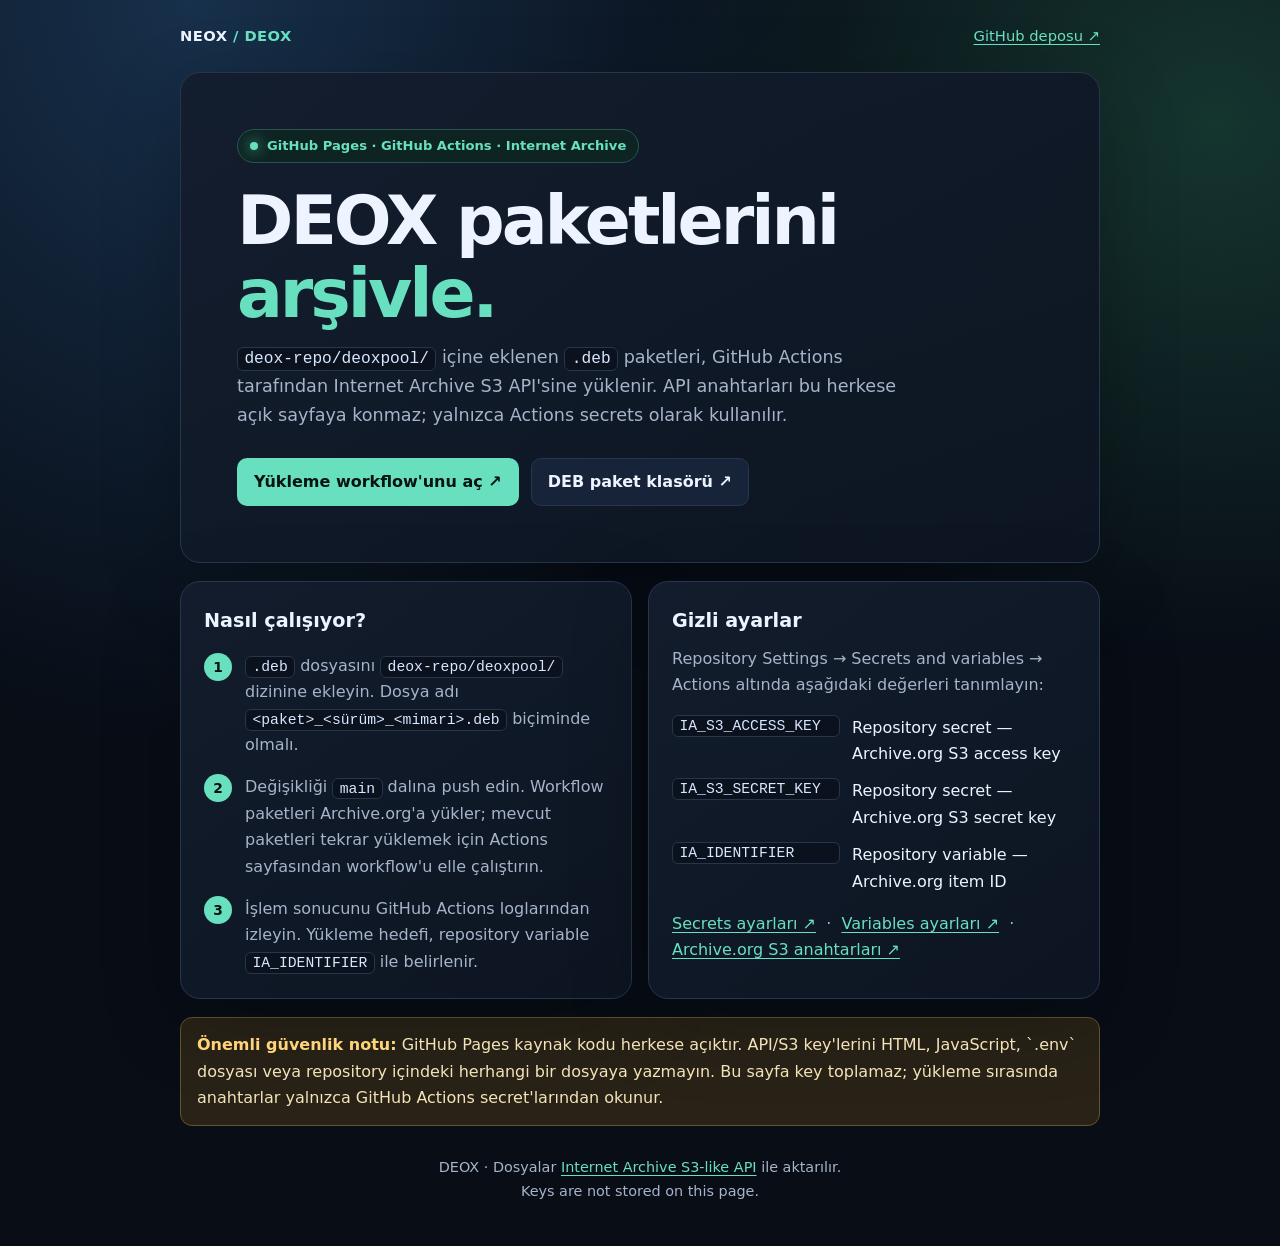
<file: index.html>
<!doctype html>
<html lang="tr">
<head>
  <meta charset="utf-8">
  <meta name="viewport" content="width=device-width, initial-scale=1">
  <meta name="color-scheme" content="dark">
  <meta name="description" content="DEOX .deb paketlerini GitHub Actions üzerinden Internet Archive'a yükleme rehberi.">
  <title>DEOX Archive Upload · Neox</title>
  <style>
    :root {
      color-scheme: dark;
      --bg: #080d16;
      --surface: #111a29;
      --surface-2: #172338;
      --text: #edf3ff;
      --muted: #a6b4ca;
      --line: #26364d;
      --accent: #68e0c0;
      --accent-2: #8db8ff;
      --warning: #ffd479;
    }
    * { box-sizing: border-box; }
    body {
      margin: 0;
      min-height: 100vh;
      color: var(--text);
      background:
        radial-gradient(ellipse at 15% 0%, #17304b 0, transparent 42%),
        radial-gradient(ellipse at 95% 10%, #15352f 0, transparent 34%),
        var(--bg);
      font: 16px/1.65 system-ui, -apple-system, BlinkMacSystemFont, "Segoe UI", sans-serif;
    }
    a { color: var(--accent); text-underline-offset: 3px; }
    a:hover { color: #a1f4df; }
    code {
      padding: .12rem .4rem;
      border: 1px solid var(--line);
      border-radius: 6px;
      background: #0b121e;
      color: #d6e7ff;
      font: .92em ui-monospace, SFMono-Regular, Menlo, Consolas, monospace;
      overflow-wrap: anywhere;
    }
    .wrap { width: min(100% - 32px, 920px); margin-inline: auto; }
    .topbar {
      display: flex;
      justify-content: space-between;
      align-items: center;
      gap: 16px;
      padding-block: 24px;
      color: var(--muted);
      font-size: .92rem;
    }
    .brand { color: var(--text); font-weight: 750; letter-spacing: .03em; text-decoration: none; }
    .brand span { color: var(--accent); }
    .hero, .card {
      border: 1px solid var(--line);
      border-radius: 20px;
      background: linear-gradient(145deg, rgb(19 29 45 / 96%), rgb(13 21 34 / 96%));
      box-shadow: 0 24px 80px rgb(0 0 0 / 22%);
    }
    .hero { padding: clamp(26px, 6vw, 56px); }
    .eyebrow {
      display: inline-flex;
      align-items: center;
      gap: 9px;
      border: 1px solid #2b534e;
      border-radius: 999px;
      padding: 5px 12px;
      color: var(--accent);
      background: #0d2423;
      font-size: .82rem;
      font-weight: 650;
    }
    .dot { width: 8px; height: 8px; border-radius: 50%; background: var(--accent); box-shadow: 0 0 14px var(--accent); }
    h1 { max-width: 750px; margin: 21px 0 12px; font-size: clamp(2.3rem, 7vw, 4.25rem); line-height: 1.08; letter-spacing: -.045em; }
    h1 span { color: var(--accent); }
    .lede { max-width: 690px; margin: 0; color: var(--muted); font-size: 1.1rem; }
    .actions { display: flex; flex-wrap: wrap; gap: 12px; margin-top: 28px; }
    .button {
      display: inline-flex;
      align-items: center;
      justify-content: center;
      min-height: 46px;
      border: 1px solid var(--line);
      border-radius: 10px;
      padding: 10px 16px;
      color: var(--text);
      background: var(--surface-2);
      font-weight: 700;
      text-decoration: none;
      transition: transform .16s ease, border-color .16s ease;
    }
    .button:hover { border-color: var(--accent); color: var(--text); transform: translateY(-1px); }
    .button.primary { border-color: transparent; color: #07140f; background: var(--accent); }
    .button.primary:hover { background: #8aefd6; }
    .grid { display: grid; grid-template-columns: repeat(2, minmax(0, 1fr)); gap: 16px; margin-top: 18px; }
    .card { padding: 23px; }
    .card h2 { margin: 0 0 9px; font-size: 1.2rem; }
    .card p { margin: 8px 0 0; color: var(--muted); }
    .step { display: flex; align-items: flex-start; gap: 13px; margin-top: 16px; }
    .number { flex: 0 0 28px; display: grid; place-items: center; width: 28px; height: 28px; border-radius: 50%; color: #07140f; background: var(--accent); font-size: .86rem; font-weight: 800; }
    .step p { margin: 0; }
    .secret-list { display: grid; gap: 11px; margin: 16px 0 0; padding: 0; list-style: none; }
    .secret-list li { display: grid; grid-template-columns: minmax(165px, .9fr) 1.2fr; gap: 12px; align-items: start; }
    .note {
      margin-top: 18px;
      border: 1px solid #66532d;
      border-radius: 12px;
      padding: 14px 16px;
      color: #f4e3b8;
      background: #282217;
    }
    .note strong { color: var(--warning); }
    footer { padding: 30px 0 42px; color: var(--muted); text-align: center; font-size: .9rem; }
    @media (max-width: 640px) {
      .grid { grid-template-columns: 1fr; }
      .secret-list li { grid-template-columns: 1fr; gap: 4px; }
      .topbar { align-items: flex-start; flex-direction: column; }
    }
  </style>
</head>
<body>
  <div class="wrap">
    <header class="topbar">
      <a class="brand" href="./">NEOX<span> / DEOX</span></a>
      <a href="https://github.com/Project-Neox/Neox-Repo" target="_blank" rel="noopener noreferrer">GitHub deposu ↗</a>
    </header>

    <main>
      <section class="hero">
        <div class="eyebrow"><span class="dot" aria-hidden="true"></span> GitHub Pages · GitHub Actions · Internet Archive</div>
        <h1>DEOX paketlerini <span>arşivle.</span></h1>
        <p class="lede">
          <code>deox-repo/deoxpool/</code> içine eklenen <code>.deb</code> paketleri,
          GitHub Actions tarafından Internet Archive S3 API'sine yüklenir. API anahtarları
          bu herkese açık sayfaya konmaz; yalnızca Actions secrets olarak kullanılır.
        </p>
        <div class="actions">
          <a class="button primary" href="https://github.com/Project-Neox/Neox-Repo/actions/workflows/archive-upload.yml" target="_blank" rel="noopener noreferrer">Yükleme workflow'unu aç ↗</a>
          <a class="button" href="https://github.com/Project-Neox/Neox-Repo/tree/main/deox-repo/deoxpool" target="_blank" rel="noopener noreferrer">DEB paket klasörü ↗</a>
        </div>
      </section>

      <div class="grid">
        <section class="card" aria-labelledby="flow-title">
          <h2 id="flow-title">Nasıl çalışıyor?</h2>
          <div class="step">
            <span class="number">1</span>
            <p><code>.deb</code> dosyasını <code>deox-repo/deoxpool/</code> dizinine ekleyin. Dosya adı <code>&lt;paket&gt;_&lt;sürüm&gt;_&lt;mimari&gt;.deb</code> biçiminde olmalı.</p>
          </div>
          <div class="step">
            <span class="number">2</span>
            <p>Değişikliği <code>main</code> dalına push edin. Workflow paketleri Archive.org'a yükler; mevcut paketleri tekrar yüklemek için Actions sayfasından workflow'u elle çalıştırın.</p>
          </div>
          <div class="step">
            <span class="number">3</span>
            <p>İşlem sonucunu GitHub Actions loglarından izleyin. Yükleme hedefi, repository variable <code>IA_IDENTIFIER</code> ile belirlenir.</p>
          </div>
        </section>

        <section class="card" aria-labelledby="keys-title">
          <h2 id="keys-title">Gizli ayarlar</h2>
          <p>Repository Settings → Secrets and variables → Actions altında aşağıdaki değerleri tanımlayın:</p>
          <ul class="secret-list">
            <li><code>IA_S3_ACCESS_KEY</code><span>Repository secret — Archive.org S3 access key</span></li>
            <li><code>IA_S3_SECRET_KEY</code><span>Repository secret — Archive.org S3 secret key</span></li>
            <li><code>IA_IDENTIFIER</code><span>Repository variable — Archive.org item ID</span></li>
          </ul>
          <p style="margin-top: 16px">
            <a href="https://github.com/Project-Neox/Neox-Repo/settings/secrets/actions" target="_blank" rel="noopener noreferrer">Secrets ayarları ↗</a>
            &nbsp;·&nbsp;
            <a href="https://github.com/Project-Neox/Neox-Repo/settings/variables/actions" target="_blank" rel="noopener noreferrer">Variables ayarları ↗</a>
            &nbsp;·&nbsp;
            <a href="https://archive.org/account/s3.php" target="_blank" rel="noopener noreferrer">Archive.org S3 anahtarları ↗</a>
          </p>
        </section>
      </div>

      <aside class="note">
        <strong>Önemli güvenlik notu:</strong> GitHub Pages kaynak kodu herkese açıktır.
        API/S3 key'lerini HTML, JavaScript, `.env` dosyası veya repository içindeki herhangi
        bir dosyaya yazmayın. Bu sayfa key toplamaz; yükleme sırasında anahtarlar yalnızca
        GitHub Actions secret'larından okunur.
      </aside>
    </main>

    <footer>
      DEOX · Dosyalar <a href="https://archive.org/developers/ias3.html" target="_blank" rel="noopener noreferrer">Internet Archive S3-like API</a> ile aktarılır.
      <br>Keys are not stored on this page.
    </footer>
  </div>
</body>
</html>
</file>
